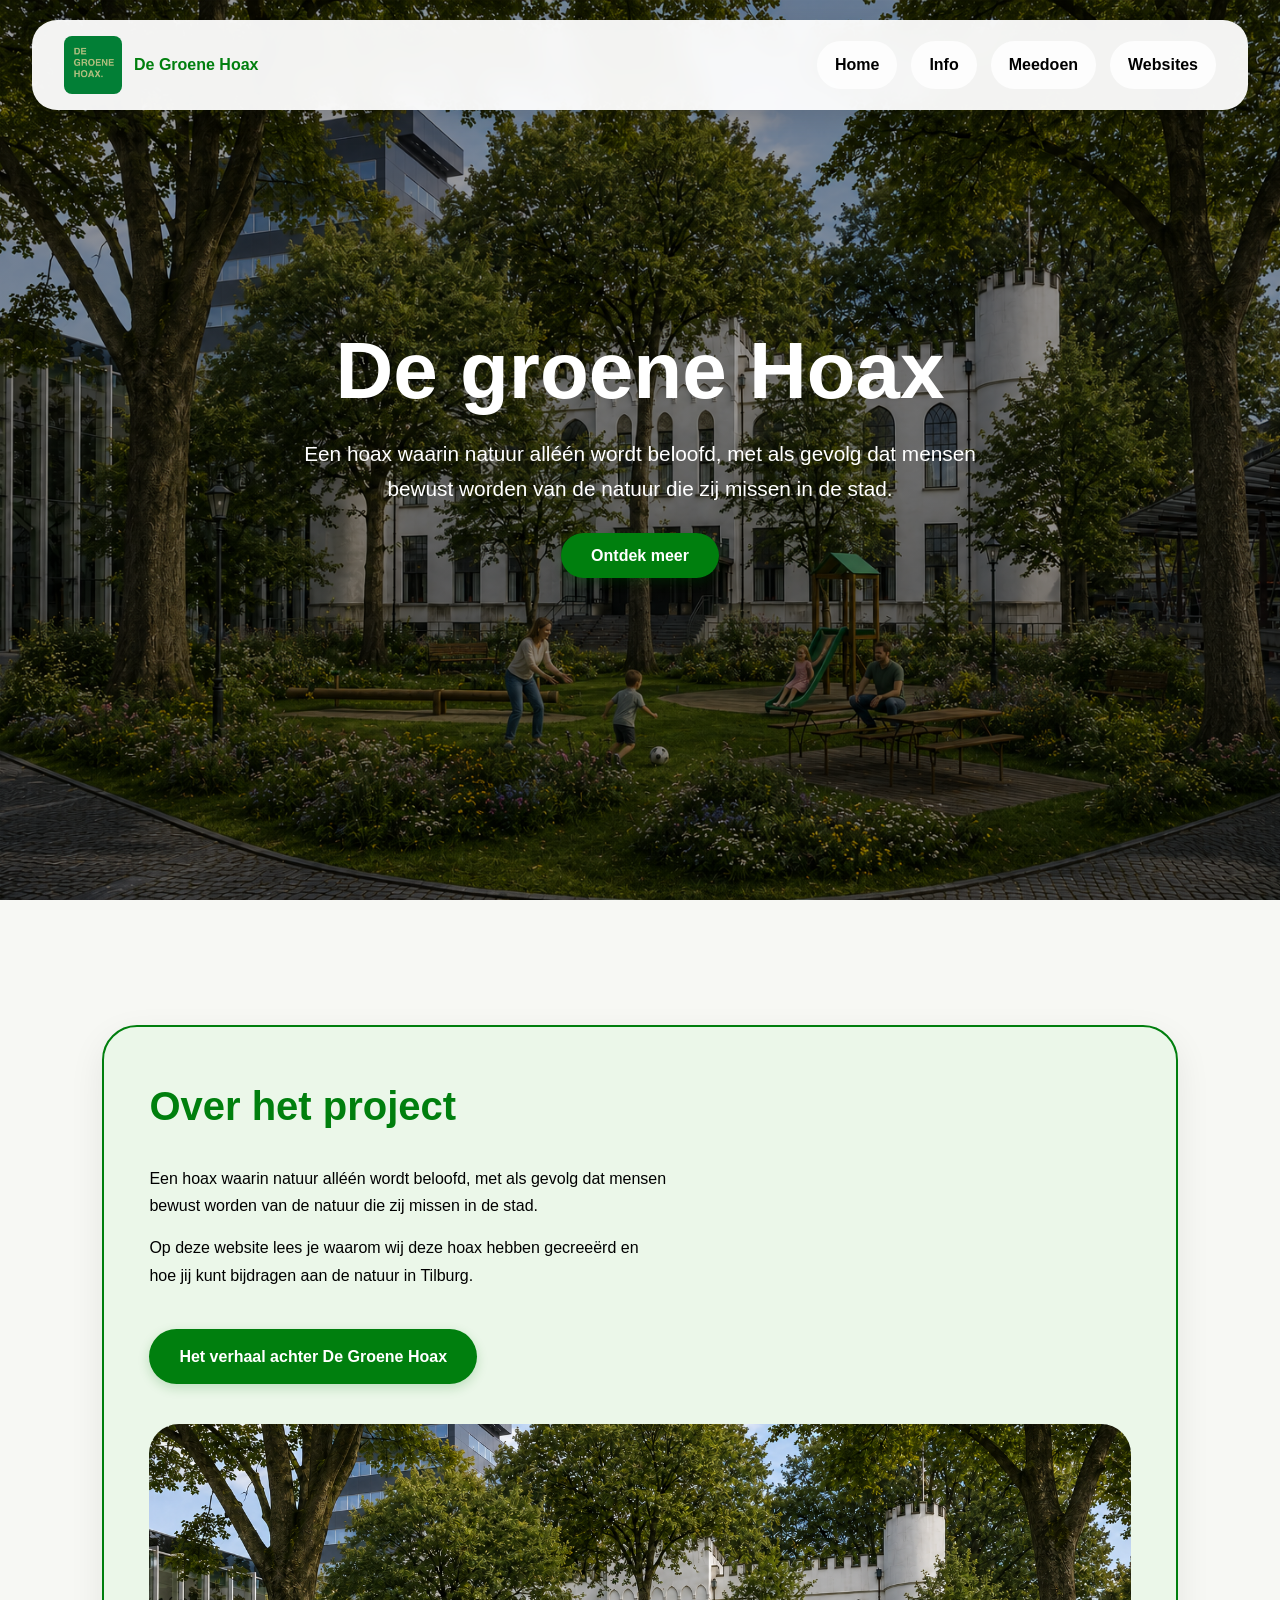
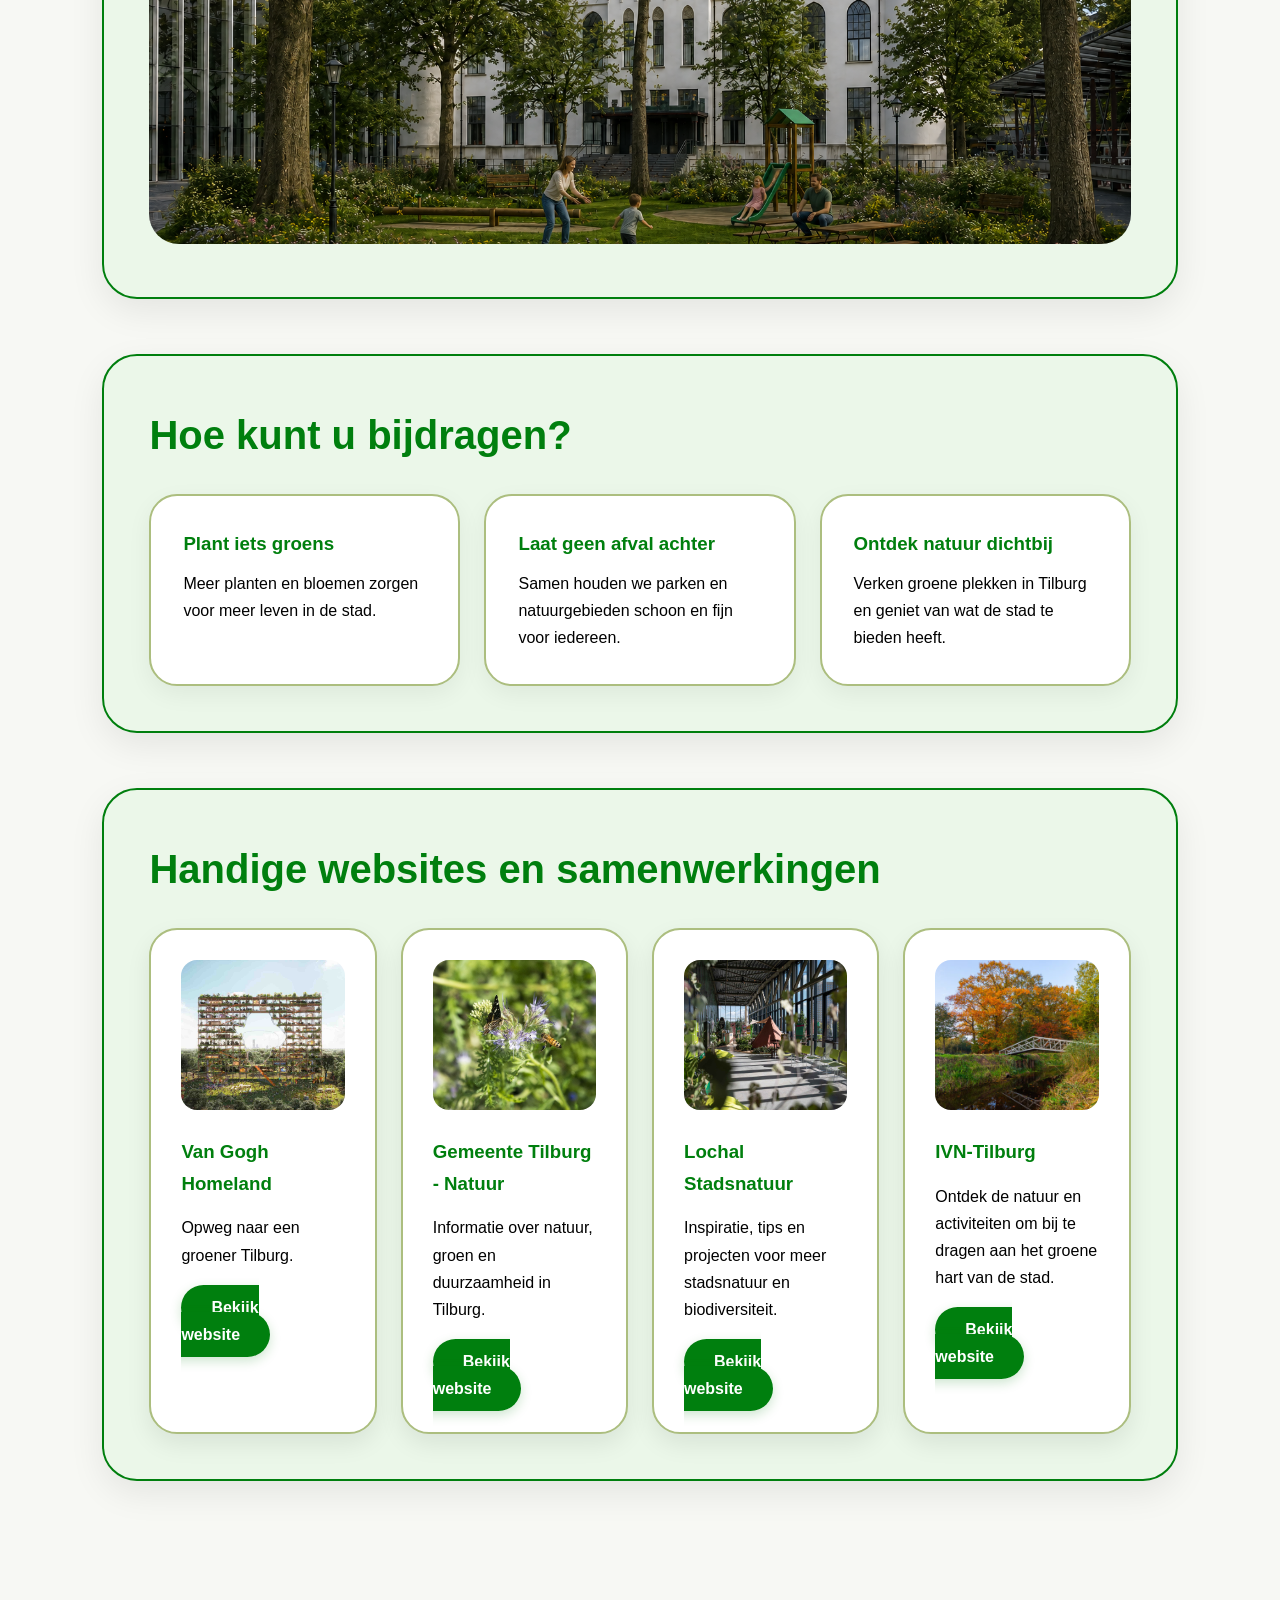
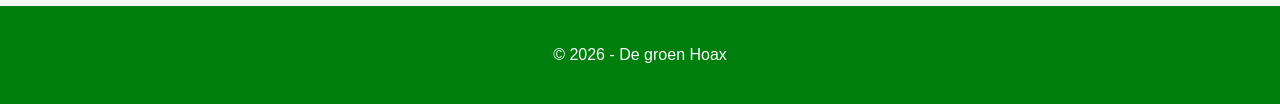
<file: index.html>
<!DOCTYPE html>
<html lang="nl">
<head>
    <meta charset="UTF-8">
    <meta name="viewport" content="width=device-width, initial-scale=1.0">
    <title>De Groene Hoax</title>

    <link rel="stylesheet" href="style.css">
</head>

<body>

    <nav class="navbar">
        <div class="logo">
            <img src="images/png.png" alt="De Groene Hoax">

            <span>De Groene Hoax</span>
    </div>

        <ul class="nav-links">
            <li><a href="#home">Home</a></li>
            <li><a href="#project">Info</a></li>
            <li><a href="#helpen">Meedoen</a></li>
            <li><a href="#websites">Websites</a></li>
        </ul>
    </nav>

    <header class="hero" id="home">
        <div class="hero-content">
            <h1>De groene Hoax</h1>

            <p>
                Een hoax waarin natuur alléén wordt beloofd, met als gevolg dat mensen bewust worden van de natuur die zij missen in de stad.
            </p>

            <a href="#project" class="btn">Ontdek meer</a>
        </div>
    </header>

    <main>

        <section class="info-section" id="project">
            <div class="text-block">
                <h2>Over het project</h2>

                <p>
                    Een hoax waarin natuur alléén wordt beloofd, met als gevolg dat mensen bewust worden van de natuur die zij missen in de stad.
                </p>

                <p>
                    Op deze website lees je waarom wij deze hoax hebben gecreeërd en hoe jij kunt bijdragen aan de natuur in Tilburg.
                </p>

                <a href="degroenehoax.html" class="btn small-btn">Het verhaal achter De Groene Hoax</a>
            </div>

            <img src="images/hero.png" alt="Groene stad met natuur">
        </section>

        <section class="info-section" id="helpen">
            <h2>Hoe kunt u bijdragen?</h2>

            <div class="tip-list">
                <div class="tip">
                    <h3>Plant iets groens</h3>
                    <p>
                        Meer planten en bloemen zorgen voor meer leven
                        in de stad.
                    </p>
                </div>

                <div class="tip">
                    <h3>Laat geen afval achter</h3>
                    <p>
                        Samen houden we parken en natuurgebieden schoon
                        en fijn voor iedereen.
                    </p>
                </div>

                <div class="tip">
                    <h3>Ontdek natuur dichtbij</h3>
                    <p>
                        Verken groene plekken in Tilburg en geniet van
                        wat de stad te bieden heeft.
                    </p>
                </div>
            </div>
        </section>

        <section class="info-section" id="websites">
            <h2>Handige websites en samenwerkingen</h2>

            <div class="website-grid">
                <div class="website-box">

                <img src="images/VanGoghHomeland.jpg" alt="">

                <h3>Van Gogh Homeland</h3>

                    <p>
                        Opweg naar een groener Tilburg.
                    </p>

                    <a href="#" class="btn">
                        Bekijk website
                    </a>

                </div>
            

                <div class="website-box">
                    <img src="images/gemeentetilburg.jpg" alt="">
                    <h3>Gemeente Tilburg - Natuur</h3>
                    <p>
                        Informatie over natuur, groen en duurzaamheid
                        in Tilburg.
                    </p>

                    <a href="https://www.tilburg.nl/gemeente/stad-en-dorpen/natuur/natuurlijk/"
                       target="_blank"
                       class="btn">
                        Bekijk website
                    </a>
                </div>

                <div class="website-box">
                    <img src="images/stadsnatuur.jpg" alt="">
                    <h3>Lochal Stadsnatuur</h3>
                    <p>
                        Inspiratie, tips en projecten voor meer stadsnatuur
                        en biodiversiteit.
                    </p>

                    <a href="https://lochal.nl/stadsnatuur"
                       target="_blank"
                       class="btn">
                        Bekijk website
                    </a>
                </div>

                <div class="website-box">
                    <img src="images/noorderbos.jpg" alt="">
                    <h3>IVN-Tilburg</h3>
                    <p>
                        Ontdek de natuur en activiteiten om bij te dragen aan het groene
                        hart van de stad.
                    </p>

                    <a href="https://www.ivn.nl/afdeling/tilburg/natuuractiviteiten/"
                       target="_blank"
                       class="btn">
                        Bekijk website
                    </a>
                </div>

            </div>
        </section>

    </main>

    <footer>
        <p>© 2026 - De groen Hoax</p>
    </footer>

    <script src="script.js"></script>

</body>
</html>
</file>
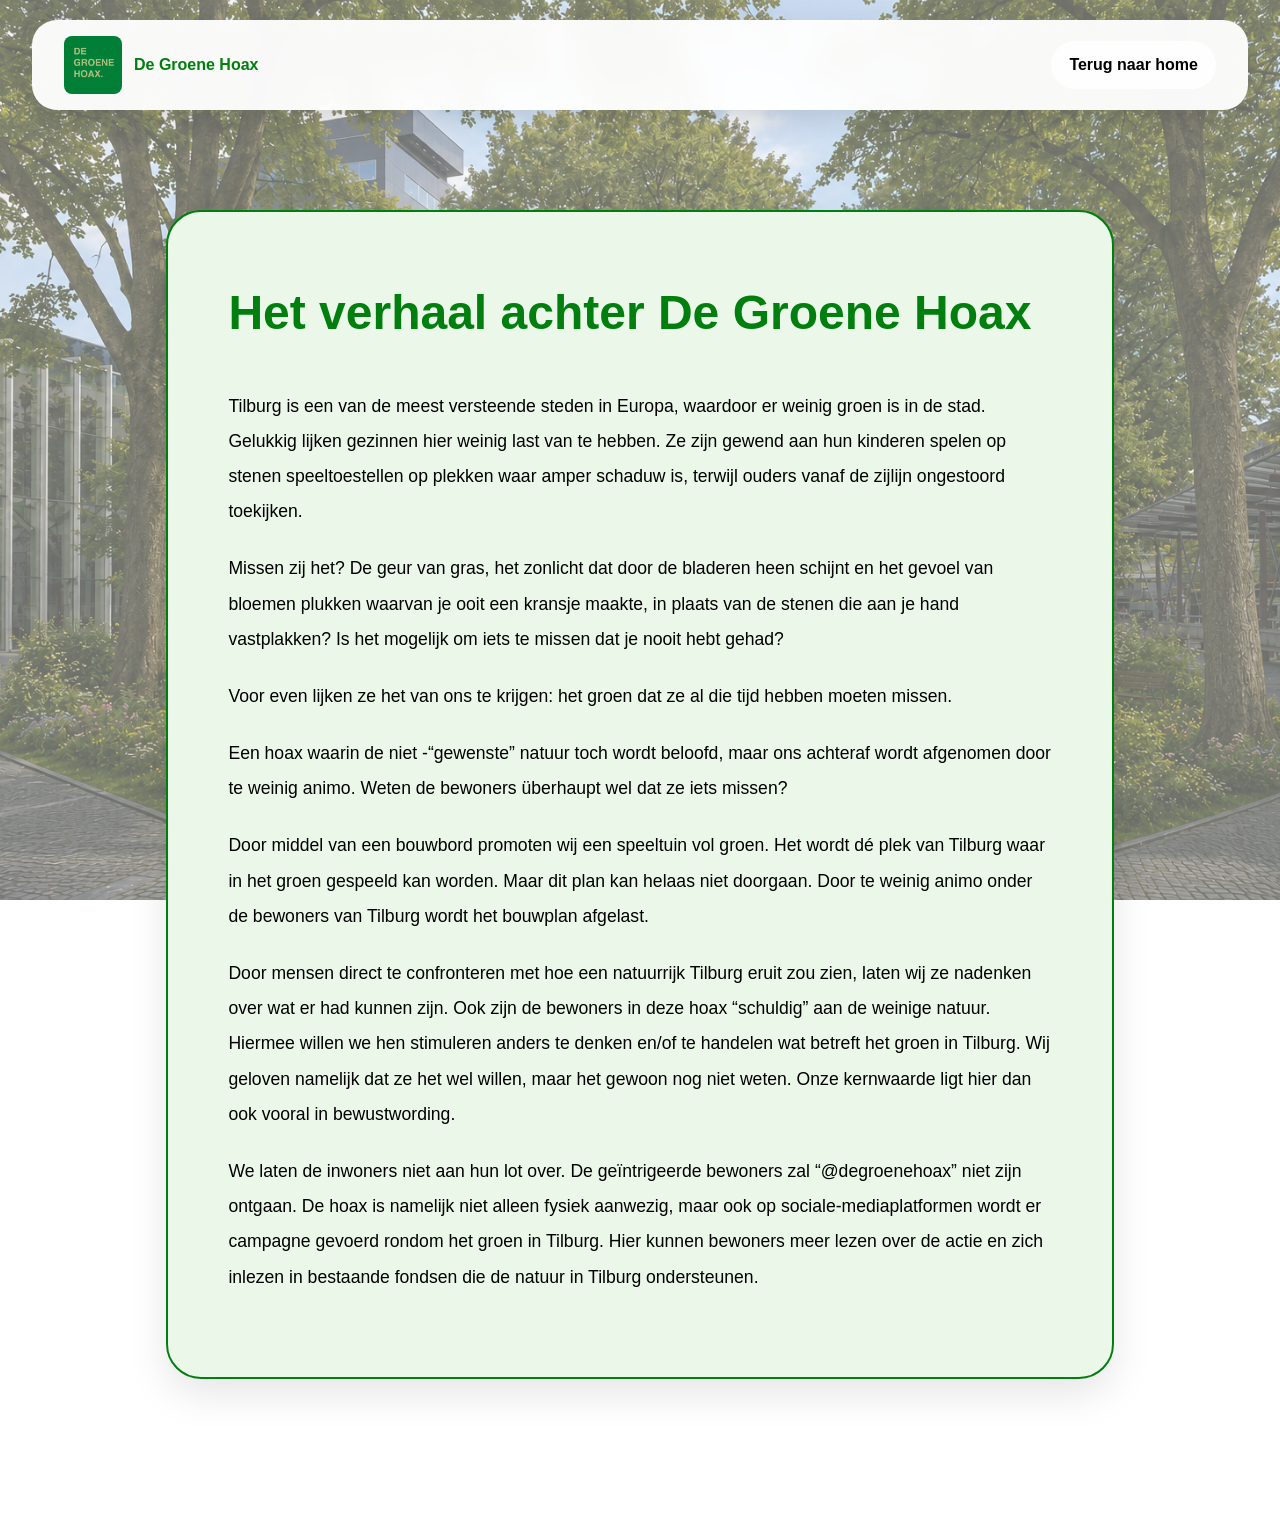
<file: degroenehoax.html>
<!DOCTYPE html>
<html lang="nl">

<head>
    <meta charset="UTF-8">
    <meta name="viewport" content="width=device-width, initial-scale=1.0">
    <title>De Groene Hoax - Verhaal</title>

    <link rel="stylesheet" href="style.css">
</head>

<body class="story-body">

    <nav class="navbar">

        <div class="logo">

            <img src="images/png.png" alt="De Groene Hoax">

            <span>De Groene Hoax</span>

        </div>

        <ul class="nav-links">

            <li>
                <a href="index.html">
                    Terug naar home
                </a>
            </li>

        </ul>

    </nav>



    <main class="story-page">




        <section class="story-box">

            <h1>Het verhaal achter De Groene Hoax</h1>

            <p>
            Tilburg is een van de meest versteende steden in Europa, waardoor er weinig groen is in de stad. Gelukkig lijken gezinnen hier weinig last van te hebben. Ze zijn gewend aan hun kinderen spelen op stenen speeltoestellen op plekken waar amper schaduw is, terwijl ouders vanaf de zijlijn ongestoord toekijken.
            </p>

            <p>
                Missen zij het? De geur van gras, het zonlicht dat door de bladeren heen schijnt en het gevoel van bloemen plukken waarvan je ooit een kransje maakte, in plaats van de stenen die aan je hand vastplakken? Is het mogelijk om iets te missen dat je nooit hebt gehad?
            </p>

            <p>
                Voor even lijken ze het van ons te krijgen: het groen dat ze al die tijd hebben moeten missen.
            </p>

            <p>
                Een hoax waarin de niet -“gewenste” natuur toch wordt beloofd, maar ons achteraf wordt afgenomen door te weinig animo. Weten de bewoners überhaupt wel dat ze iets missen?
            </p>

            <p>
                Door middel van een bouwbord promoten wij een speeltuin vol groen. Het wordt dé plek van Tilburg waar in het groen gespeeld kan worden. Maar dit plan kan helaas niet doorgaan. Door te weinig animo onder de bewoners van Tilburg wordt het bouwplan afgelast.
            </p>

            <p>
                Door mensen direct te confronteren met hoe een natuurrijk Tilburg eruit zou zien, laten wij ze nadenken over wat er had kunnen zijn. Ook zijn de bewoners in deze hoax “schuldig” aan de weinige natuur. Hiermee willen we hen stimuleren anders te denken en/of te handelen wat betreft het groen in Tilburg. Wij geloven namelijk dat ze het wel willen, maar het gewoon nog niet weten. Onze kernwaarde ligt hier dan ook vooral in bewustwording.
            </p>

            <p>
                We laten de inwoners niet aan hun lot over. De geïntrigeerde bewoners zal “@degroenehoax” niet zijn ontgaan. De hoax is namelijk niet alleen fysiek aanwezig, maar ook op sociale-mediaplatformen wordt er campagne gevoerd rondom het groen in Tilburg. Hier kunnen bewoners meer lezen over de actie en zich inlezen in bestaande fondsen die de natuur in Tilburg ondersteunen. 
            </p>


        </section>

    </main>

</body>

</html>
</file>
<file: style.css>
:root{
    --dark-green:#007F0E;
    --light-green:#ACBE7F;
    --red:#FF0037;
    --black:#000000;
    --white:#FFFFFF;
    --background:#f7f8f4;
}

*{
    margin:0;
    padding:0;
    box-sizing:border-box;
}

.logo img{
    height:58px;
    width:58px;
    object-fit:cover;
    border:none;
    box-shadow:none;
    background:none;
    border-radius:8px;
}

html{
    scroll-behavior:smooth;
}

body{
    font-family:Helvetica, Arial, sans-serif;
    background:var(--background);
    color:var(--black);
    line-height:1.7;
}

.navbar{
    position:fixed;
    top:20px;
    left:50%;
    transform:translateX(-50%);

    width:95%;
    max-width:1600px;

    z-index:1000;

    display:flex;
    justify-content:space-between;
    align-items:center;

    padding:16px 32px;

    background:rgba(255,255,255,0.95);
    backdrop-filter:blur(12px);

    border-radius:25px;

    box-shadow:0 8px 30px rgba(0,0,0,0.12);

    transition:all .3s ease;
}

.logo{
    display:flex;
    align-items:center;
    gap:12px;

    font-weight:700;
    font-size:1rem;
    color:var(--dark-green);
}



.nav-links{
    display:flex;
    gap:14px;
    list-style:none;
}

.nav-links a{
    display:inline-block;

    padding:10px 18px;

    background:rgba(255,255,255,0.85);
    color:var(--black);

    text-decoration:none;
    font-weight:700;

    border-radius:999px;

    transition:0.3s;
}

.nav-links a:hover,
.nav-links a.active{
    background:var(--dark-green);
    color:var(--white);
}

.hero{
    min-height:100vh;

    display:flex;
    justify-content:center;
    align-items:center;

    text-align:center;
    padding:40px 8%;

    background:
        linear-gradient(
            rgba(0,0,0,0.38),
            rgba(0,0,0,0.38)
        ),
        url("images/hero.png");

    background-size:cover;
    background-position:center;
}

.hero-content{
    max-width:850px;
    color:var(--white);
}

.hero h1{
    font-size:5rem;
    line-height:1;
    margin-bottom:25px;
    color:var(--white);
}

.hero p{
    font-size:1.3rem;
    max-width:700px;
    margin:0 auto 35px;
}
.btn{
    background:var(--dark-green);
    color:var(--white);

    text-decoration:none;
    font-weight:700;

    border-radius:999px;
    padding:14px 26px;

    transition:0.3s;

    background:var(--dark-green);

    padding:14px 30px;

    border-radius:50px;

    box-shadow:0 4px 12px rgba(0,127,14,0.2);

}

.btn:hover{
    background:var(--red);
    transform:translateY(-3px);
}

.small-btn{
    display:inline-block;
    margin-top:25px;
    margin-bottom:40px;
}

main{
    padding:70px 8%;
}

.info-section{
    max-width:1700px;
    margin:55px auto;
    padding:45px;

    background:rgb(235, 247, 233);
    border:2px solid var(--dark-green);
    border-radius:35px;
    box-shadow: 0 12px 35px rgba(0,0,0,0.08);


}

.info-section h2{
    color:var(--dark-green);
    font-size:2.5rem;
    margin-bottom:25px;
}

.info-section:hover{
    transform:translateY(-6px);

    box-shadow:0 30px 48px rgba(0,0,0,0.2);

    transition:0.3s;
}

#project{
    display:block;
}

#project img{
    width:100%;
    height: 420px;
    object-fit:cover;
    object-position:center 50%;
    border-radius:30px;
}

.text-block p{
    margin-bottom:15px;
    margin-top:15px;
    max-width:520px;
}

.tip-list{
    display:grid;
    grid-template-columns:repeat(3, 1fr);
    gap:24px;
}

.tip{
    background:var(--white);
    padding:32px;
    border-radius:28px;
    border:2px solid var(--light-green);
    box-shadow:0 8px 25px rgba(0,0,0,0.06);
}

.tip h3{
    color:var(--dark-green);
    margin-bottom:10px;
}

.website-grid{
    display:grid;
    grid-template-columns:repeat(4, 1fr);
    gap:24px;
}

.website-box{
    background:var(--white);
    padding:30px;
    border-radius:28px;
    border:2px solid var(--light-green);
    box-shadow:0 10px 25px rgba(0,0,0,0.08);
}

.website-box img{
    width:100%;
    height:150px;
    object-fit:cover;
    border-radius:16px;
    margin-bottom:18px;
}

.website-box h3{
    color:var(--dark-green);
    margin-bottom:15px;
}

.website-box p{
    margin-bottom:25px;
}

footer{
    padding:35px 8%;
    background:var(--dark-green);
    color:var(--white);
    text-align:center;
}

.hidden{
    opacity:0;
    transform:translateY(40px);
    transition:all 0.8s ease;
}

.show{
    opacity:1;
    transform:translateY(0);
}

@media(max-width:900px){

    .navbar{
        flex-direction:column;
        gap:15px;
        padding:18px;
    }

    .nav-links{
        flex-wrap:wrap;
        justify-content:center;
        gap:16px;
    }

    .hero{
        padding:0 6%;
    }

    .hero h1{
        font-size:3.4rem;
    }

    .tip-list,
    .website-grid{
        grid-template-columns:1fr;
    }

    main{
        padding:50px 6%;
    }
}

.story-page{

    width:90%;
    max-width:1400px;

    margin:140px auto 80px;

    position:relative;
    z-index:2;
}


.story-body{

    background:
    linear-gradient(
        rgba(247,248,244,.44),
        rgba(247,248,244,.44)
    ),
    url("images/hero.png");

    background-size:cover;
    background-position:center;
    background-attachment:fixed;
}

.story-hero{

    position:relative;

    height:500px;

    margin-bottom:120px;

    border-radius:35px;

    background:
    linear-gradient(
        rgba(0,0,0,.2),
        rgba(0,0,0,.2)
    ),
    url("images/hero.png");

    background-size:cover;
    background-position:center;

    box-shadow:
    0 15px 40px rgba(0,0,0,.12);
}

.story-title-card{

    background:var(--light-green);

    border:2px var(--dark-green);

    border-radius:35px;

    padding:45px;

    margin-bottom:40px;

    box-shadow:
    0 15px 40px rgba(0,0,0,.15);
}

.story-title-card h1{

    color:#007F0E;

    font-size:2.6rem;

    margin-bottom:12px;
}

.story-title-card p{

    margin:0;

    line-height:1.8;
}

.back-btn{

    display:inline-block;

    margin-bottom:30px;

    padding:12px 24px;

    background:#007F0E;

    color:white;

    text-decoration:none;

    font-weight:700;

    border-radius:999px;

    transition:.3s;
}

.back-btn:hover{

    background:#FF0037;

    transform:translateY(-3px);
}

.banner-section{

    margin-bottom:40px;
}

.banner-section img{

    width:100%;

    height:420px;

    object-fit:cover;

    border-radius:35px;

    box-shadow:
    0 15px 40px rgba(0,0,0,.12);
}


.story-box{

    background:rgb(235, 247, 233);

    border: 2px solid var(--dark-green);

    border-radius:35px;

    padding:60px;

    box-shadow:
    0 15px 40px rgba(0,0,0,.10);
}

.story-box h1{

    color:#007F0E;

    font-size:3rem;

    margin-bottom:35px;
}

.story-box p{

    font-size:1.1rem;

    line-height:2;

    margin-bottom:22px;
}
</file>
